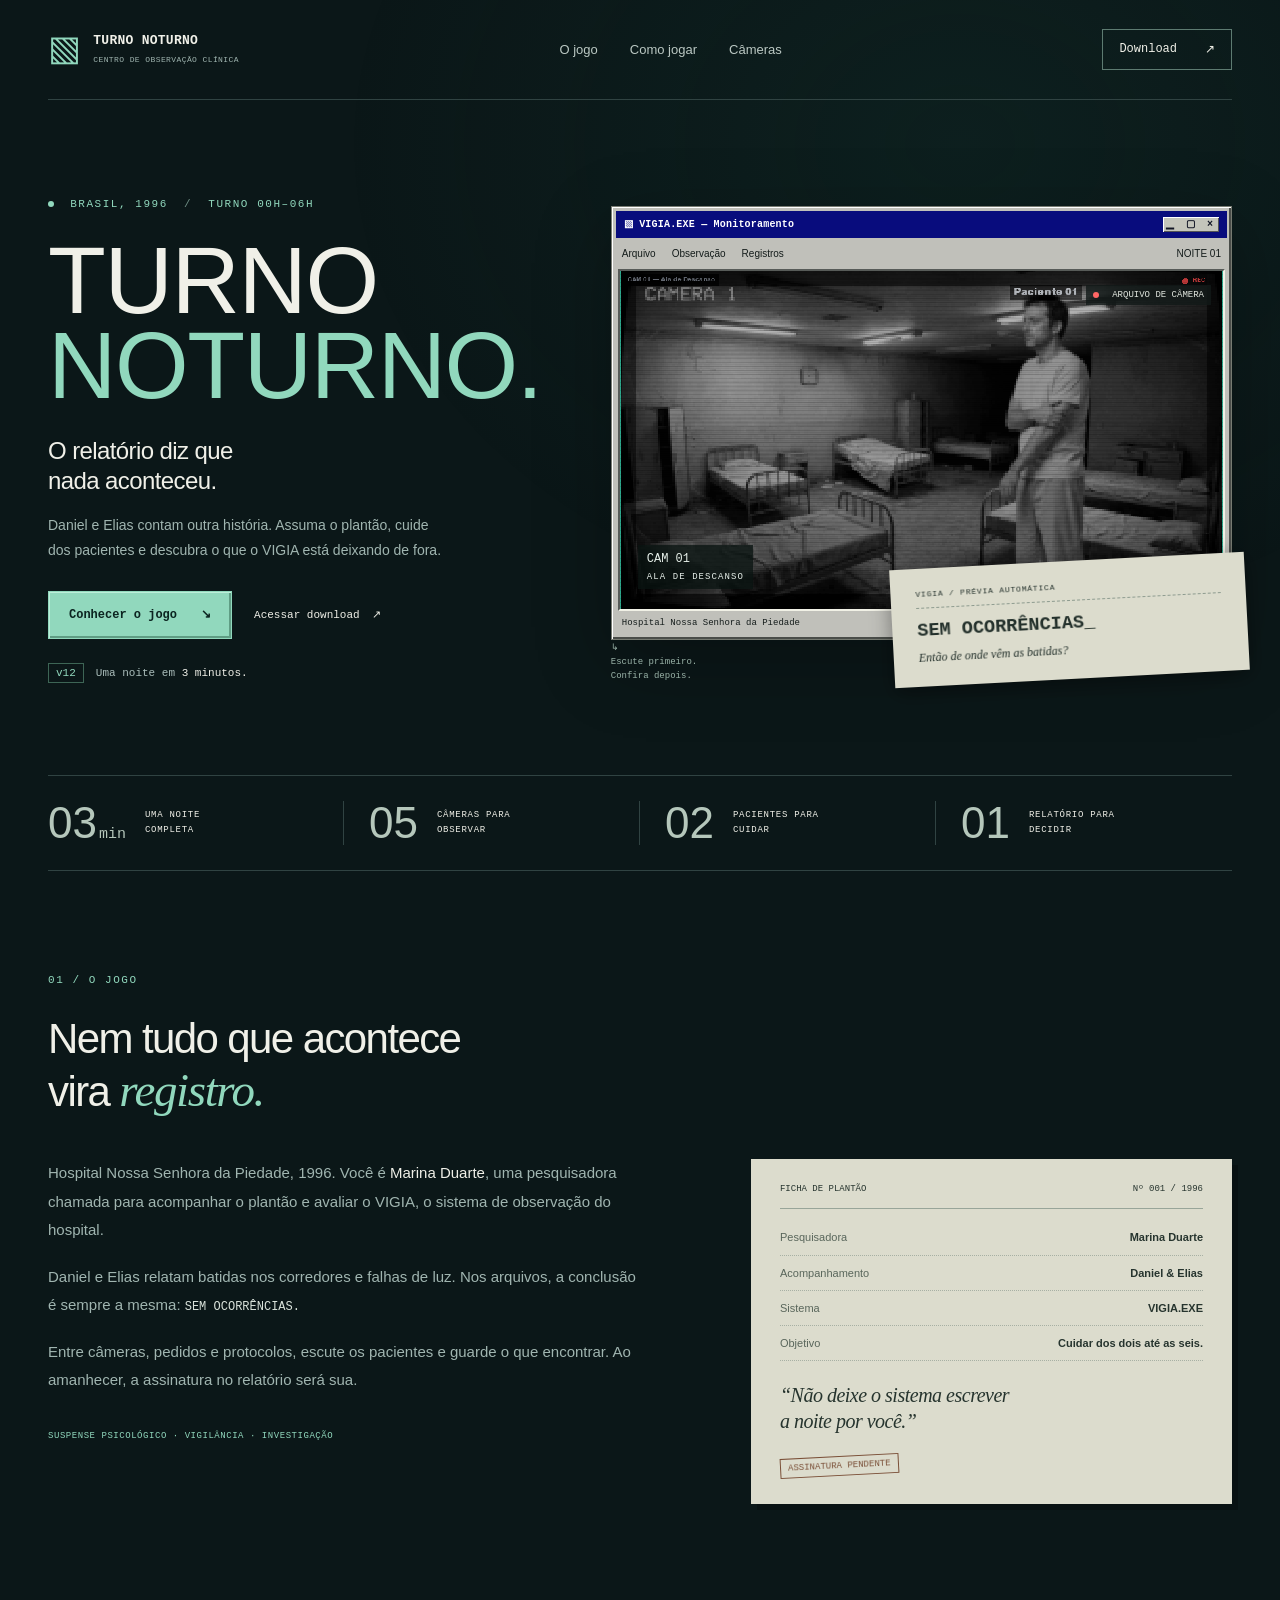
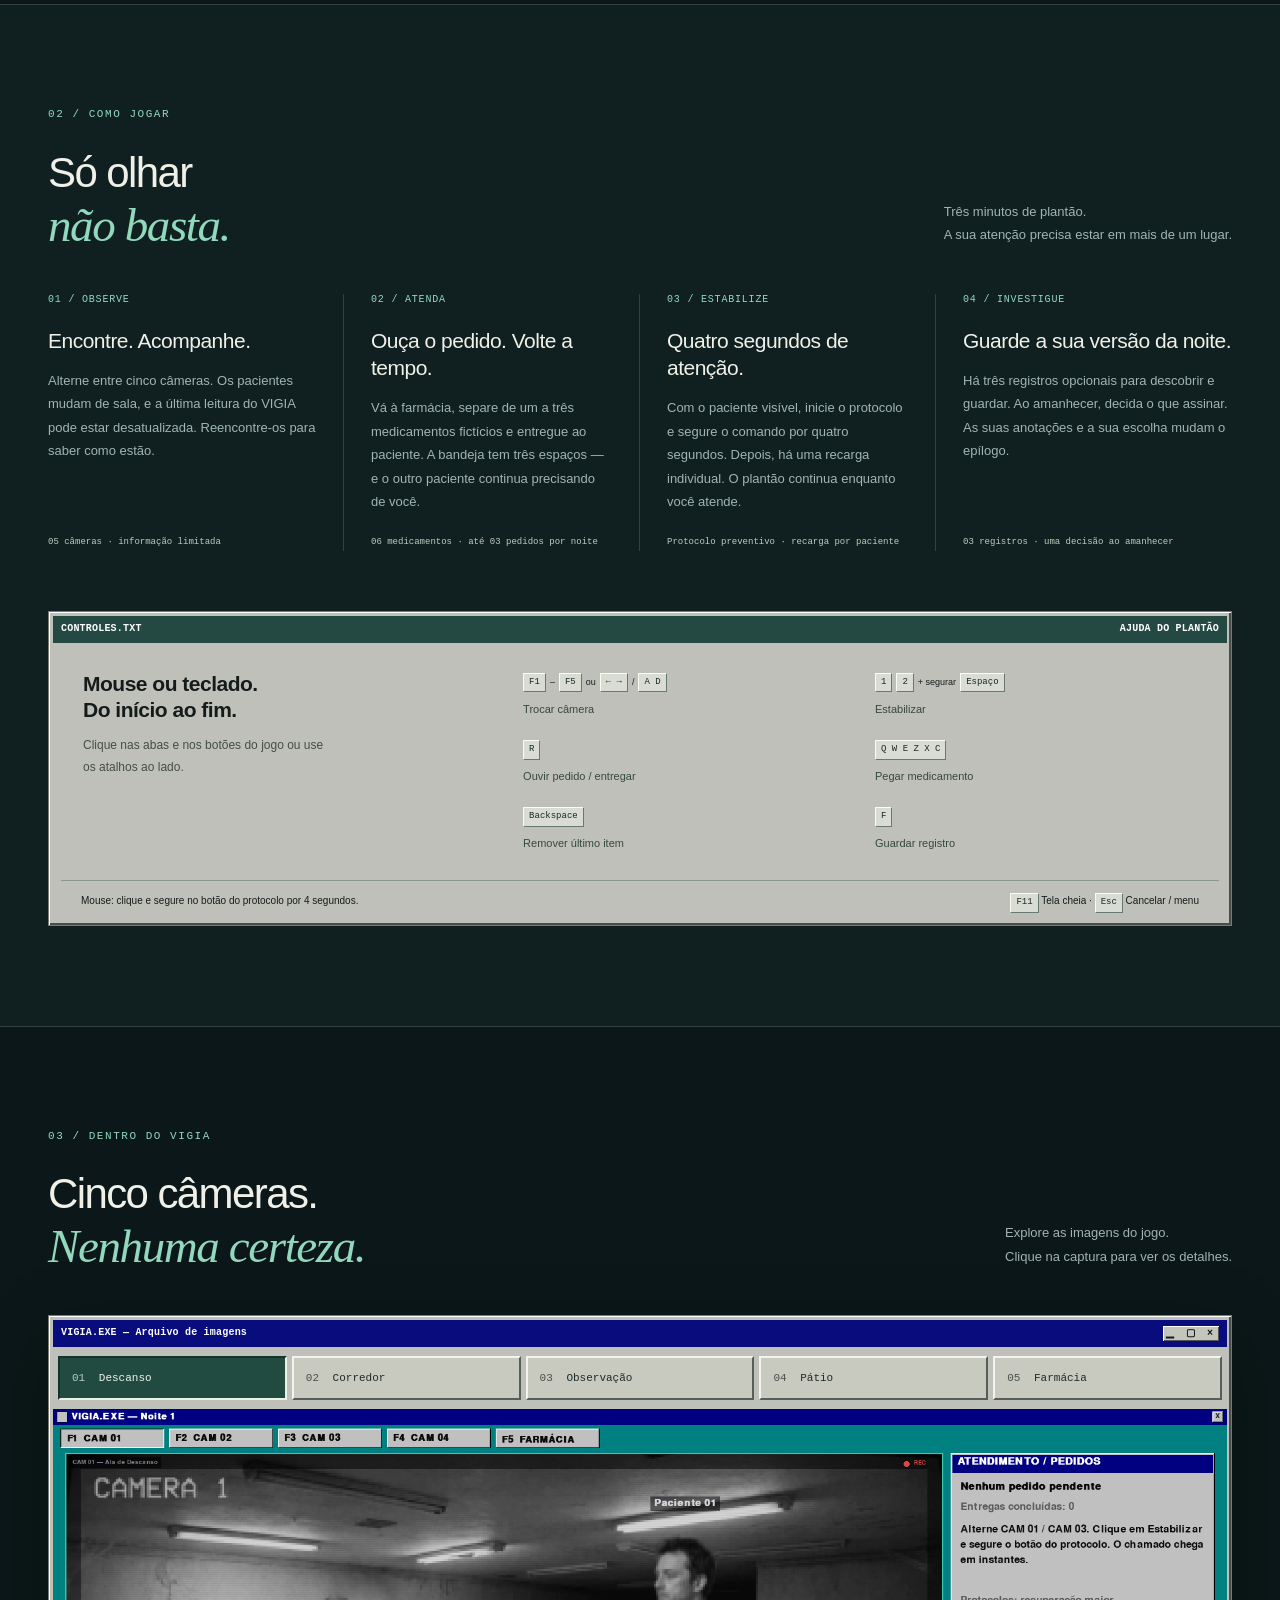
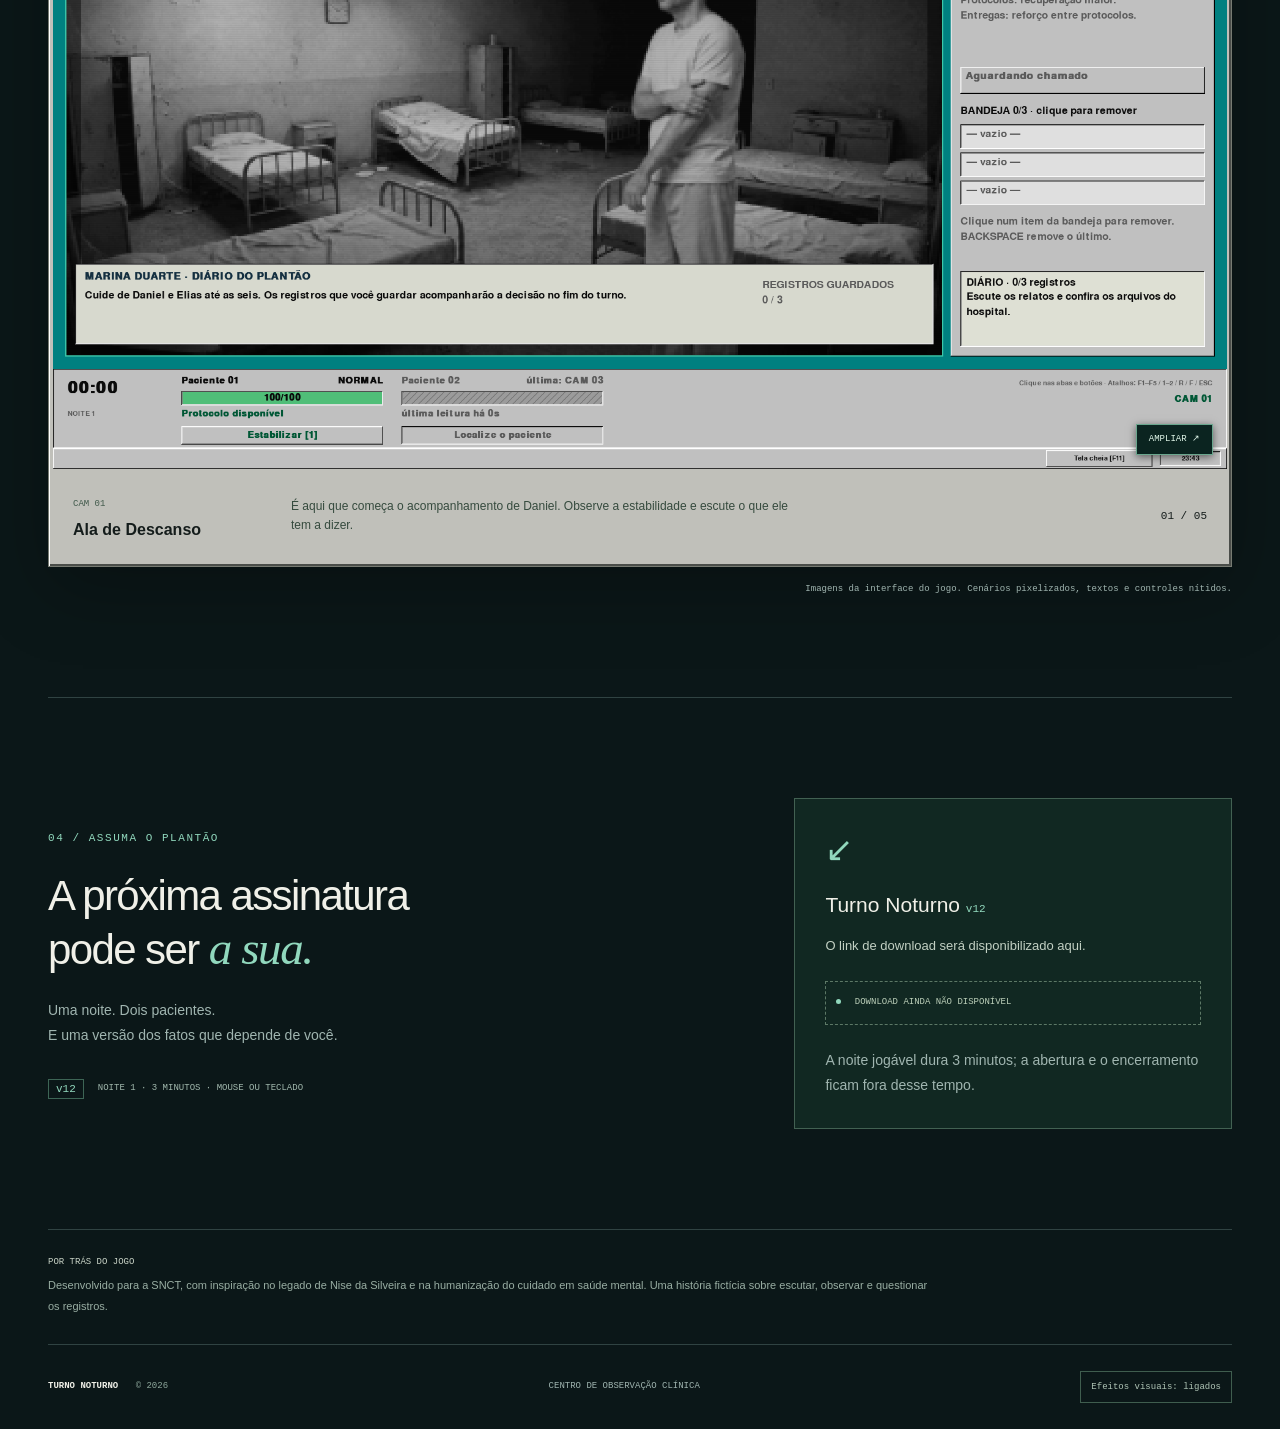
<file: turno-noturno-site-4.0/index.html>
<!doctype html>
<html lang="pt-BR">
<head>
  <meta charset="utf-8">
  <meta name="viewport" content="width=device-width, initial-scale=1">
  <meta name="theme-color" content="#0b1718">
  <title>Turno Noturno — Uma noite em 3 minutos</title>
  <meta name="description" content="1996. Você é Marina Duarte. Cuide de dois pacientes, investigue os registros do VIGIA e decida o que ficará no relatório. Conheça Turno Noturno v12.">
  <meta property="og:title" content="Turno Noturno — Uma noite em 3 minutos">
  <meta property="og:description" content="Os pacientes contam uma história. O sistema registra outra. Um jogo de suspense, cuidado e investigação.">
  <meta property="og:type" content="website">
  <link rel="icon" href="assets/favicon.svg" type="image/svg+xml">
  <link rel="stylesheet" href="styles.css">
  <script src="config.js" defer></script>
  <script src="script.js" defer></script>
</head>
<body>
  <a class="skip-link" href="#conteudo">Pular para o conteúdo</a>
  <header class="site-header wrap">
    <a class="brand" href="#inicio" aria-label="Turno Noturno — início"><span class="brand-symbol" aria-hidden="true">▧</span><span>TURNO NOTURNO<small>CENTRO DE OBSERVAÇÃO CLÍNICA</small></span></a>
    <nav aria-label="Navegação principal"><a href="#historia">O jogo</a><a href="#plantao">Como jogar</a><a href="#cameras">Câmeras</a></nav>
    <a class="header-cta" href="#download">Download <span aria-hidden="true">↗</span></a>
  </header>
  <main id="conteudo">
    <section class="hero wrap" id="inicio" aria-labelledby="titulo">
      <div class="hero-copy">
        <p class="eyebrow"><span class="status-dot" aria-hidden="true"></span> BRASIL, 1996 <span class="slash">/</span> TURNO 00H–06H</p>
        <h1 id="titulo">TURNO<br><span>NOTURNO.</span></h1>
        <p class="hero-hook">O relatório diz que <br>nada aconteceu.</p>
        <p class="hero-description">Daniel e Elias contam outra história. Assuma o plantão, cuide dos pacientes e descubra o que o VIGIA está deixando de fora.</p>
        <div class="actions"><a class="button primary" href="#plantao">Conhecer o jogo <span aria-hidden="true">↘</span></a><a class="text-link" href="#download">Acessar download <span aria-hidden="true">↗</span></a></div>
        <div class="hero-meta"><span class="version" data-version>v12</span><span>Uma noite em <strong>3 minutos.</strong></span></div>
      </div>
      <div class="hero-visual">
        <div class="window hero-window">
          <div class="window-title"><span>▧ VIGIA.EXE — Monitoramento</span><span class="window-decoration" aria-hidden="true">▁ ▢ ×</span></div>
          <div class="window-menu"><span>Arquivo</span><span>Observação</span><span>Registros</span><span class="menu-right">NOITE 01</span></div>
          <div class="hero-feed"><img src="assets/vigia/feed-01.png" alt="Daniel na ala de descanso, visto pelo sinal em preto e branco e pixelizado do VIGIA" width="960" height="540" fetchpriority="high"><div class="feed-stamp"><span class="status-dot red" aria-hidden="true"></span> ARQUIVO DE CÂMERA</div><div class="feed-location">CAM 01 <span>ALA DE DESCANSO</span></div></div>
          <div class="window-status"><span>Hospital Nossa Senhora da Piedade</span><span>1996</span></div>
        </div>
        <div class="report-slip"><span class="paper-label">VIGIA / PRÉVIA AUTOMÁTICA</span><strong>SEM OCORRÊNCIAS_</strong><span class="paper-note">Então de onde vêm as batidas?</span></div>
        <p class="visual-note">↳<br>Escute primeiro.<br>Confira depois.</p>
      </div>
    </section>
    <div class="facts wrap" aria-label="Sobre a partida"><div><strong>03<span>min</span></strong><span>UMA NOITE COMPLETA</span></div><div><strong>05</strong><span>CÂMERAS PARA OBSERVAR</span></div><div><strong>02</strong><span>PACIENTES PARA CUIDAR</span></div><div><strong>01</strong><span>RELATÓRIO PARA DECIDIR</span></div></div>
    <section class="section wrap" id="historia" aria-labelledby="historia-titulo">
      <div class="section-intro"><p class="eyebrow">01 / O JOGO</p><h2 id="historia-titulo">Nem tudo que acontece<br>vira <em>registro.</em></h2></div>
      <div class="story-layout"><div class="story-copy"><p>Hospital Nossa Senhora da Piedade, 1996. Você é <strong>Marina Duarte</strong>, uma pesquisadora chamada para acompanhar o plantão e avaliar o VIGIA, o sistema de observação do hospital.</p><p>Daniel e Elias relatam batidas nos corredores e falhas de luz. Nos arquivos, a conclusão é sempre a mesma: <span class="inline-mono">SEM OCORRÊNCIAS.</span></p><p>Entre câmeras, pedidos e protocolos, escute os pacientes e guarde o que encontrar. Ao amanhecer, a assinatura no relatório será sua.</p><p class="genre-line">SUSPENSE PSICOLÓGICO · VIGILÂNCIA · INVESTIGAÇÃO</p></div>
        <aside class="dossier" aria-label="Ficha do plantão"><div class="dossier-top"><span>FICHA DE PLANTÃO</span><span>Nº 001 / 1996</span></div><dl><div><dt>Pesquisadora</dt><dd>Marina Duarte</dd></div><div><dt>Acompanhamento</dt><dd>Daniel & Elias</dd></div><div><dt>Sistema</dt><dd>VIGIA.EXE</dd></div><div><dt>Objetivo</dt><dd>Cuidar dos dois até as seis.</dd></div></dl><p class="dossier-note">“Não deixe o sistema escrever<br>a noite por você.”</p><span class="dossier-stamp">ASSINATURA PENDENTE</span></aside>
      </div>
    </section>
    <section class="gameplay-section section" id="plantao" aria-labelledby="plantao-titulo"><div class="wrap">
      <div class="section-heading"><div><p class="eyebrow">02 / COMO JOGAR</p><h2 id="plantao-titulo">Só olhar<br><em>não basta.</em></h2></div><p>Três minutos de plantão.<br>A sua atenção precisa estar em mais de um lugar.</p></div>
      <div class="mechanics">
        <article><span class="step">01 / OBSERVE</span><h3>Encontre. Acompanhe.</h3><p>Alterne entre cinco câmeras. Os pacientes mudam de sala, e a última leitura do VIGIA pode estar desatualizada. Reencontre-os para saber como estão.</p><span class="mechanic-detail">05 câmeras · informação limitada</span></article>
        <article><span class="step">02 / ATENDA</span><h3>Ouça o pedido. Volte a tempo.</h3><p>Vá à farmácia, separe de um a três medicamentos fictícios e entregue ao paciente. A bandeja tem três espaços — e o outro paciente continua precisando de você.</p><span class="mechanic-detail">06 medicamentos · até 03 pedidos por noite</span></article>
        <article><span class="step">03 / ESTABILIZE</span><h3>Quatro segundos de atenção.</h3><p>Com o paciente visível, inicie o protocolo e segure o comando por quatro segundos. Depois, há uma recarga individual. O plantão continua enquanto você atende.</p><span class="mechanic-detail">Protocolo preventivo · recarga por paciente</span></article>
        <article><span class="step">04 / INVESTIGUE</span><h3>Guarde a sua versão da noite.</h3><p>Há três registros opcionais para descobrir e guardar. Ao amanhecer, decida o que assinar. As suas anotações e a sua escolha mudam o epílogo.</p><span class="mechanic-detail">03 registros · uma decisão ao amanhecer</span></article>
      </div>
      <div class="controls window"><div class="window-title"><span>CONTROLES.TXT</span><span>AJUDA DO PLANTÃO</span></div><div class="controls-body"><div class="controls-intro"><h3>Mouse ou teclado.<br>Do início ao fim.</h3><p>Clique nas abas e nos botões do jogo ou use os atalhos ao lado.</p></div><dl class="key-list"><div><dt><kbd>F1</kbd>–<kbd>F5</kbd> ou <kbd>← →</kbd> / <kbd>A D</kbd></dt><dd>Trocar câmera</dd></div><div><dt><kbd>1</kbd><kbd>2</kbd> + segurar <kbd>Espaço</kbd></dt><dd>Estabilizar</dd></div><div><dt><kbd>R</kbd></dt><dd>Ouvir pedido / entregar</dd></div><div><dt><kbd>Q W E Z X C</kbd></dt><dd>Pegar medicamento</dd></div><div><dt><kbd>Backspace</kbd></dt><dd>Remover último item</dd></div><div><dt><kbd>F</kbd></dt><dd>Guardar registro</dd></div></dl></div><div class="controls-foot"><span>Mouse: clique e segure no botão do protocolo por 4 segundos.</span><span><kbd>F11</kbd> Tela cheia · <kbd>Esc</kbd> Cancelar / menu</span></div></div>
    </div></section>
    <section class="section wrap gallery-section" id="cameras" aria-labelledby="cameras-titulo">
      <div class="section-heading"><div><p class="eyebrow">03 / DENTRO DO VIGIA</p><h2 id="cameras-titulo">Cinco câmeras.<br><em>Nenhuma certeza.</em></h2></div><p>Explore as imagens do jogo.<br>Clique na captura para ver os detalhes.</p></div>
      <div class="camera-console window"><div class="window-title"><span>VIGIA.EXE — Arquivo de imagens</span><span class="window-decoration" aria-hidden="true">▁ ▢ ×</span></div>
        <div class="camera-tabs" role="tablist" aria-label="Capturas das cinco câmeras">
          <button type="button" id="tab-01" role="tab" aria-selected="true" aria-controls="camera-panel" data-camera="0"><span>01</span> Descanso</button>
          <button type="button" id="tab-02" role="tab" aria-selected="false" aria-controls="camera-panel" tabindex="-1" data-camera="1"><span>02</span> Corredor</button>
          <button type="button" id="tab-03" role="tab" aria-selected="false" aria-controls="camera-panel" tabindex="-1" data-camera="2"><span>03</span> Observação</button>
          <button type="button" id="tab-04" role="tab" aria-selected="false" aria-controls="camera-panel" tabindex="-1" data-camera="3"><span>04</span> Pátio</button>
          <button type="button" id="tab-05" role="tab" aria-selected="false" aria-controls="camera-panel" tabindex="-1" data-camera="4"><span>05</span> Farmácia</button>
        </div>
        <div id="camera-panel" role="tabpanel" aria-labelledby="tab-01" tabindex="0"><button class="capture-button" type="button" aria-label="Ampliar captura da Ala de Descanso" id="open-capture"><img id="camera-image" src="assets/vigia/cam-01.png" width="1920" height="1080" loading="lazy" alt="Interface do VIGIA com Daniel na Ala de Descanso, painel de atendimento e diário"><span class="expand-label">AMPLIAR ↗</span></button><div class="capture-caption"><div><span id="camera-code">CAM 01</span><h3 id="camera-name">Ala de Descanso</h3></div><p id="camera-description">É aqui que começa o acompanhamento de Daniel. Observe a estabilidade e escute o que ele tem a dizer.</p><span class="capture-counter" id="camera-counter">01 / 05</span></div></div>
      </div><p class="gallery-note">Imagens da interface do jogo. Cenários pixelizados, textos e controles nítidos.</p>
      <noscript><p>Outras capturas: <a href="assets/vigia/cam-02.png">Corredor</a> · <a href="assets/vigia/cam-03.png">Observação</a> · <a href="assets/vigia/cam-04.png">Pátio</a> · <a href="assets/vigia/cam-05.png">Farmácia</a>.</p></noscript>
    </section>
    <section class="download-section section wrap" id="download" aria-labelledby="download-titulo"><div><p class="eyebrow">04 / ASSUMA O PLANTÃO</p><h2 id="download-titulo">A próxima assinatura<br>pode ser <em>a sua.</em></h2><p>Uma noite. Dois pacientes.<br>E uma versão dos fatos que depende de você.</p><div class="release-meta"><span class="version" data-version>v12</span><span>NOITE 1 · 3 MINUTOS · MOUSE OU TECLADO</span></div></div><div class="download-box"><span class="download-icon" aria-hidden="true">↙</span><h3>Turno Noturno <span data-version>v12</span></h3><p id="download-status">O link de download será disponibilizado aqui.</p><a id="download-link" class="button primary" hidden>Baixar o jogo <span aria-hidden="true">↓</span></a><div class="availability" id="download-pending"><span class="status-dot" aria-hidden="true"></span> DOWNLOAD AINDA NÃO DISPONÍVEL</div><a id="repo-link" class="text-link" hidden>Ver projeto no GitHub ↗</a><p class="download-footnote">A noite jogável dura 3 minutos; a abertura e o encerramento ficam fora desse tempo.</p></div></section>
    <section class="project-note wrap" aria-label="Inspiração do projeto"><p><span>POR TRÁS DO JOGO</span> Desenvolvido para a SNCT, com inspiração no legado de Nise da Silveira e na humanização do cuidado em saúde mental. Uma história fictícia sobre escutar, observar e questionar os registros.</p></section>
  </main>
  <footer class="site-footer wrap"><a href="#inicio">TURNO NOTURNO <span>© 2026</span></a><span>CENTRO DE OBSERVAÇÃO CLÍNICA</span><button type="button" id="effects-toggle" aria-pressed="true">Efeitos visuais: ligados</button></footer>
  <dialog id="capture-dialog" aria-labelledby="dialog-title"><div class="dialog-top"><h2 id="dialog-title">CAM 01 — Ala de Descanso</h2><button type="button" id="close-dialog" autofocus aria-label="Fechar imagem ampliada">Fechar ×</button></div><img id="dialog-image" src="assets/vigia/cam-01.png" alt="Captura ampliada da Ala de Descanso" width="1920" height="1080"><div class="dialog-bottom"><button type="button" id="previous-camera">← Anterior</button><span id="dialog-counter">01 / 05</span><button type="button" id="next-camera">Próxima →</button></div></dialog>
</body>
</html>
</file>
<file: turno-noturno-site-4.0/styles.css>
/* Site 4.0 — identidade do VIGIA, sem dependências externas. */
:root {
  color-scheme:dark;
  --bg:#0b1718;
  --text:#f0f0e8;
  --muted:#a0b5b0;
  --accent:#91d8bd;
  --line:#304342;
  --mono:'Lucida Console','Courier New',monospace;
  --sans:Arial,Helvetica,sans-serif;
  --display:Impact,'Arial Narrow',sans-serif;
  --paper:#dcdccd;
  --blue:#080c7d;
}
* {
  box-sizing:border-box;
}
html {
  scroll-behavior:smooth;
  scroll-padding-top:30px;
}
body {
  margin:0;
  background:var(--bg);
  color:var(--text);
  font:16px/1.65 var(--sans);
}
body::before {
  content:'';
  position:fixed;
  inset:0;
  z-index:-1;
  pointer-events:none;
  background:radial-gradient(ellipse at 75% 16%,#143b343d,transparent 45%);
}
a {
  color:inherit;
  text-decoration:none;
}
button {
  font:inherit;
  cursor:pointer;
  color:inherit;
}
button,a {
  -webkit-tap-highlight-color:transparent;
}
img {
  display:block;
  max-width:100%;
}
h1,h2,h3,p {
  margin:0;
}
a:focus-visible,button:focus-visible,[tabindex]:focus-visible {
  outline:3px solid #f0bd73;
  outline-offset:5px;
}
[hidden] {
  display:none!important;
}
.wrap {
  width:min(1280px,calc(100% - 96px));
  margin-inline:auto;
}
.section {
  padding-block:100px;
}
.eyebrow {
  font:11px/1.7 var(--mono);
  letter-spacing:.14em;
  color:var(--accent);
  margin-bottom:25px;
}
.slash {
  color:#708f85;
  padding-inline:8px;
}
.status-dot {
  display:inline-block;
  width:6px;
  height:6px;
  border-radius:50%;
  background:var(--accent);
  margin-right:8px;
  vertical-align:middle;
}
.red {
  background:#ff6765;
}
.skip-link {
  position:fixed;
  z-index:100;
  top:12px;
  left:12px;
  background:var(--accent);
  color:var(--bg);
  padding:12px;
  transform:translateY(-150%);
}
.skip-link:focus {
  transform:none;
}
.site-header {
  height:100px;
  display:flex;
  align-items:center;
  justify-content:space-between;
  gap:20px;
  border-bottom:1px solid var(--line);
}
.brand {
  display:flex;
  align-items:center;
  gap:12px;
  font:700 13px/1.3 var(--mono);
  letter-spacing:.02em;
}
.brand-symbol {
  font:35px var(--mono);
  color:var(--accent);
}
.brand small {
  display:block;
  font-size:8px;
  font-weight:400;
  letter-spacing:.05em;
  margin-top:5px;
  color:var(--muted);
}
.site-header nav {
  display:flex;
  gap:32px;
  font-size:13px;
  color:#bbc8c3;
}
.site-header nav a:hover,.text-link:hover {
  color:var(--accent);
}
.header-cta {
  font:12px var(--mono);
  border:1px solid #5d7b71;
  padding:12px 16px;
  display:flex;
  gap:28px;
}
.header-cta:hover {
  background:#203b35;
}
.hero {
  display:grid;
  grid-template-columns:.94fr 1.15fr;
  gap:55px;
  padding-block:75px 72px;
  align-items:center;
  min-height:675px;
}
.hero h1 {
  font:clamp(76px,7.4vw,112px)/.89 var(--display);
  letter-spacing:-.015em;
}
.hero h1 span {
  color:var(--accent);
}
.hero-hook {
  font-size:24px;
  line-height:1.25;
  letter-spacing:-.6px;
  margin-top:29px;
}
.hero-description {
  font-size:14px;
  line-height:1.8;
  color:var(--muted);
  max-width:405px;
  margin-top:17px;
}
.actions {
  display:flex;
  align-items:center;
  gap:22px;
  flex-wrap:wrap;
  margin-top:28px;
}
.button {
  display:inline-flex;
  justify-content:center;
  align-items:center;
  gap:24px;
  min-height:48px;
  padding:12px 20px;
  font:700 12px/1.5 var(--mono);
  border:1px solid transparent;
}
.primary {
  background:var(--accent);
  color:#0b2420;
  box-shadow:inset 1px 1px #bcefd9,inset -2px -2px #5f9d84;
}
.primary:hover {
  background:#b0edcf;
}
.text-link {
  font:11px/1.5 var(--mono);
  display:inline-flex;
  gap:12px;
  align-items:center;
  padding-block:8px;
}
.hero-meta {
  display:flex;
  align-items:center;
  gap:12px;
  margin-top:24px;
  color:#aabdba;
  font:11px/1.5 var(--mono);
}
.hero-meta strong {
  font-weight:400;
  color:var(--text);
}
.version {
  display:inline-block;
  color:var(--accent);
  padding:3px 7px;
  border:1px solid #3d6555;
  font:11px var(--mono);
}
.hero-visual {
  position:relative;
  min-width:0;
  padding-bottom:44px;
  padding-top:12px;
}
.window {
  background:#c0c0ba;
  padding:4px;
  box-shadow:inset 1px 1px #fff,inset -2px -2px #4a4d49,0 22px 70px #0004;
  border:1px solid #777b72;
  color:#141c1b;
}
.window-title {
  display:flex;
  justify-content:space-between;
  align-items:center;
  gap:12px;
  min-height:27px;
  padding:5px 8px;
  background:var(--blue);
  color:#fff;
  font:700 10px/1.4 var(--mono);
  letter-spacing:.02em;
}
.window-decoration {
  white-space:nowrap;
  letter-spacing:3px;
  color:#121625;
  background:#c4c5bb;
  padding:0 3px;
  line-height:15px;
  box-shadow:inset 1px 1px #fff,inset -1px -1px #555;
}
.window-menu {
  display:flex;
  gap:16px;
  font:10px/1.5 var(--sans);
  padding:8px 6px;
}
.menu-right {
  margin-left:auto;
}
.hero-feed {
  margin:0 2px;
  aspect-ratio:1.48;
  position:relative;
  overflow:hidden;
  background:#060908;
  border:2px solid;
  border-color:#575b58 #f1f1e6 #f1f1e6 #575b58;
}
.hero-feed img {
  width:100%;
  height:100%;
  object-fit:cover;
  image-rendering:pixelated;
  filter:contrast(1.06) brightness(.82);
}
.hero-feed::after {
  content:'';
  position:absolute;
  inset:0;
  pointer-events:none;
  background:repeating-linear-gradient(transparent 0 3px,#0003 3px 4px);
  opacity:.55;
}
.feed-stamp {
  position:absolute;
  top:14px;
  right:12px;
  background:#121a18cc;
  padding:5px 7px;
  color:#e2e7df;
  font:9px var(--mono);
  z-index:1;
}
.feed-location {
  position:absolute;
  left:18px;
  bottom:20px;
  background:#091411bd;
  padding:7px 9px;
  color:#e6efe9;
  font:12px var(--mono);
  z-index:1;
}
.feed-location span {
  display:block;
  font-size:9px;
  margin-top:6px;
  letter-spacing:.12em;
}
.window-status {
  display:flex;
  justify-content:space-between;
  gap:10px;
  padding:7px 6px;
  font:9px var(--mono);
}
.report-slip {
  position:absolute;
  right:-15px;
  bottom:5px;
  transform:rotate(-3deg);
  padding:21px 25px;
  background:var(--paper);
  color:#23302b;
  box-shadow:0 5px 20px #0006;
  width:75%;
  max-width:355px;
  z-index:2;
}
.paper-label {
  display:block;
  font:8px var(--mono);
  letter-spacing:.1em;
  border-bottom:1px dashed #8c9a8e;
  padding-bottom:9px;
}
.report-slip strong {
  display:block;
  font:700 clamp(15px,1.45vw,21px) var(--mono);
  margin-block:12px 9px;
  white-space:nowrap;
}
.paper-note {
  display:block;
  font:italic 12px Georgia,serif;
}
.visual-note {
  position:absolute;
  left:0;
  bottom:0;
  font:9px/1.6 var(--mono);
  color:#9ab3a8;
  max-width:160px;
}
.facts {
  display:grid;
  grid-template-columns:repeat(4,1fr);
  border-block:1px solid var(--line);
  padding-block:25px;
}
.facts>div {
  display:flex;
  gap:19px;
  align-items:center;
  padding-inline:25px;
  border-right:1px solid var(--line);
}
.facts>div:first-child {
  padding-left:0;
}
.facts>div:last-child {
  border:0;
}
.facts strong {
  font:44px/1 var(--display);
  color:#b5c7bb;
  white-space:nowrap;
}
.facts strong span {
  font:15px var(--mono);
  margin-left:2px;
}
.facts>div>span {
  font:9px/1.65 var(--mono);
  letter-spacing:.08em;
  max-width:110px;
}
h2 {
  font:500 42px/1.16 var(--sans);
  letter-spacing:-1.6px;
}
h2 em {
  font:italic 1.12em Georgia,serif;
  color:var(--accent);
  letter-spacing:-1.4px;
}
.section-intro {
  margin-bottom:42px;
}
.story-layout {
  display:grid;
  grid-template-columns:1.1fr .9fr;
  gap:115px;
}
.story-copy {
  font-size:15px;
  color:var(--muted);
  line-height:1.9;
}
.story-copy p+p {
  margin-top:18px;
}
.story-copy strong {
  font-weight:400;
  color:var(--text);
}
.inline-mono {
  font:12px var(--mono);
  color:#d9e2da;
}
.genre-line {
  font:9px/1.8 var(--mono);
  letter-spacing:.06em;
  color:var(--accent);
  padding-top:15px;
}
.dossier {
  align-self:start;
  background:var(--paper);
  color:#26342e;
  padding:25px 29px 28px;
  box-shadow:6px 6px #050c0c70;
}
.dossier-top {
  font:9px var(--mono);
  display:flex;
  justify-content:space-between;
  gap:12px;
  padding-bottom:14px;
  border-bottom:1px solid #98a599;
}
.dossier dl {
  margin:11px 0 21px;
}
.dossier dl>div {
  display:flex;
  justify-content:space-between;
  gap:14px;
  border-bottom:1px dotted #a7b0a4;
  padding-block:8px;
  font-size:11px;
}
.dossier dt {
  color:#59665b;
}
.dossier dd {
  margin:0;
  text-align:right;
  font-weight:700;
}
.dossier-note {
  font:italic 20px/1.3 Georgia,serif;
  letter-spacing:-.5px;
}
.dossier-stamp {
  display:inline-block;
  border:1px solid #7a4f37;
  color:#7a4f37;
  font:9px var(--mono);
  padding:4px 7px;
  transform:rotate(-3deg);
  margin-top:22px;
}
.gameplay-section {
  background:#102020;
  border-block:1px solid var(--line);
}
.section-heading {
  display:flex;
  align-items:flex-end;
  justify-content:space-between;
  gap:30px;
  margin-bottom:42px;
}
.section-heading>p {
  font-size:13px;
  line-height:1.8;
  color:var(--muted);
  max-width:320px;
  padding-bottom:5px;
}
.mechanics {
  display:grid;
  grid-template-columns:repeat(4,1fr);
  margin-bottom:60px;
}
.mechanics article {
  padding:0 27px;
  border-right:1px solid var(--line);
  display:flex;
  flex-direction:column;
}
.mechanics article:first-child {
  padding-left:0;
}
.mechanics article:last-child {
  padding-right:0;
  border:0;
}
.step {
  font:10px var(--mono);
  letter-spacing:.08em;
  color:var(--accent);
}
.mechanics h3 {
  font-size:21px;
  line-height:1.3;
  letter-spacing:-.5px;
  font-weight:500;
  margin-block:22px 15px;
}
.mechanics p {
  font-size:13px;
  line-height:1.8;
  color:var(--muted);
  margin-bottom:22px;
}
.mechanic-detail {
  font:9px/1.7 var(--mono);
  color:#c0ccbe;
  margin-top:auto;
}
.controls {
  box-shadow:inset 1px 1px #fff,inset -2px -2px #4a4d49;
}
.controls .window-title {
  background:#244943;
}
.controls-body {
  display:grid;
  grid-template-columns:.8fr 1.4fr;
  gap:55px;
  padding:28px 30px;
}
.controls h3 {
  font-size:21px;
  line-height:1.25;
  letter-spacing:-.5px;
  font-weight:600;
}
.controls-intro p {
  font-size:12px;
  line-height:1.8;
  margin-top:12px;
  max-width:250px;
  color:#414e48;
}
.key-list {
  display:grid;
  grid-template-columns:1fr 1fr;
  gap:20px 30px;
  margin:0;
  font-size:10px;
}
.key-list dt {
  display:flex;
  gap:4px;
  align-items:center;
  flex-wrap:wrap;
  min-height:24px;
  font-size:9px;
}
.key-list dd {
  margin:5px 0 0;
  font-size:11px;
  color:#34493e;
}
kbd {
  font:9px/1.5 var(--mono);
  display:inline-block;
  background:#d9dcd3;
  color:#152822;
  border:1px solid;
  border-color:#fafcef #687a6d #687a6d #fafcef;
  padding:2px 5px;
  white-space:nowrap;
}
.controls-foot {
  display:flex;
  justify-content:space-between;
  gap:18px;
  border-top:1px solid #8a968e;
  margin:0 8px;
  padding:12px 20px 8px;
  font-size:10px;
  line-height:1.6;
}
.camera-tabs {
  display:grid;
  grid-template-columns:repeat(5,1fr);
  gap:5px;
  padding:9px 5px;
}
.camera-tabs button {
  border:2px solid;
  border-color:#f3f4ed #565e59 #565e59 #f3f4ed;
  background:#c8c9bf;
  color:#1f2b28;
  min-height:44px;
  text-align:left;
  padding:7px 12px;
  font:11px/1.3 var(--mono);
}
.camera-tabs button span {
  margin-right:7px;
  opacity:.75;
}
.camera-tabs button:hover {
  background:#dce4d7;
}
.camera-tabs button[aria-selected=true] {
  background:#214b41;
  color:#f0f4e9;
  border-color:#14332b #e9f2e5 #e9f2e5 #14332b;
}
.capture-button {
  display:block;
  position:relative;
  padding:0;
  border:0;
  background:#111;
  width:100%;
  overflow:hidden;
}
.capture-button img {
  width:100%;
  height:auto;
  aspect-ratio:16/9;
  object-fit:contain;
}
.expand-label {
  position:absolute;
  right:14px;
  bottom:14px;
  background:#0b2420;
  color:#e1f7e9;
  padding:8px 12px;
  font:9px/1.5 var(--mono);
  border:1px solid #6aa78e;
  box-shadow:0 2px 8px #0008;
}
.capture-button:hover .expand-label {
  background:#276453;
}
.capture-caption {
  display:flex;
  align-items:center;
  gap:28px;
  padding:19px 20px;
}
.capture-caption>div {
  min-width:190px;
}
.capture-caption>div>span {
  font:9px var(--mono);
  color:#40594b;
}
.capture-caption h3 {
  font-size:16px;
  font-weight:600;
  margin-top:2px;
}
.capture-caption p {
  font-size:12px;
  line-height:1.6;
  color:#354a3e;
  max-width:520px;
}
.capture-counter {
  font:11px var(--mono);
  white-space:nowrap;
  margin-left:auto;
}
.gallery-note {
  font:9px/1.8 var(--mono);
  color:var(--muted);
  margin-top:14px;
  text-align:right;
}
.download-section {
  border-top:1px solid var(--line);
  display:grid;
  grid-template-columns:1.2fr .8fr;
  gap:90px;
  align-items:center;
}
.download-section>div>p:not(.eyebrow) {
  font-size:14px;
  line-height:1.8;
  color:var(--muted);
  margin-top:23px;
}
.release-meta {
  display:flex;
  align-items:center;
  gap:14px;
  margin-top:30px;
  font:9px/1.7 var(--mono);
  color:#a2b9ae;
}
.download-box {
  border:1px solid #426152;
  background:#112822;
  padding:30px;
}
.download-icon {
  font:34px var(--mono);
  color:var(--accent);
}
.download-box h3 {
  font-size:21px;
  font-weight:500;
  margin-top:17px;
}
.download-box h3 span {
  font:11px var(--mono);
  color:var(--accent);
}
.download-box #download-status {
  font-size:13px;
  margin-top:11px;
  color:#c2d0c3;
}
.download-box .button {
  width:100%;
  margin-top:20px;
}
.availability {
  font:9px/1.7 var(--mono);
  border:1px dashed #5c7866;
  padding:13px 10px;
  margin-top:24px;
  color:#bdd0ba;
}
.availability .status-dot {
  width:5px;
  height:5px;
}
.download-box .text-link {
  margin-top:15px;
  color:var(--accent);
}
.download-box .download-footnote {
  font:10px/1.8 var(--sans);
  margin-top:20px;
  color:#a7bcb0;
}
.project-note {
  border-top:1px solid var(--line);
  padding-block:27px;
}
.project-note p {
  font-size:11px;
  line-height:1.9;
  color:#99aea3;
  max-width:880px;
}
.project-note span {
  display:block;
  font:9px var(--mono);
  color:#cbd5c8;
  margin-bottom:8px;
}
.site-footer {
  padding-block:26px;
  border-top:1px solid var(--line);
  display:flex;
  justify-content:space-between;
  align-items:center;
  gap:20px;
  font:9px/1.5 var(--mono);
  color:var(--muted);
}
.site-footer>a {
  color:var(--text);
  font-weight:700;
}
.site-footer>a span {
  font-weight:400;
  margin-left:12px;
  color:#8ea89c;
}
.site-footer button {
  font:9px var(--mono);
  border:1px solid #3f5d4e;
  background:transparent;
  padding:10px;
  color:#b0c5b6;
}
.site-footer button:hover {
  background:#203a31;
}
dialog {
  width:min(1400px,calc(100% - 32px));
  max-height:calc(100dvh - 32px);
  padding:0;
  border:1px solid #88ab99;
  background:#102821;
  color:#e1ebde;
  overflow:auto;
  box-shadow:0 20px 100px #000b;
}
dialog::backdrop {
  background:#020c0ce8;
  backdrop-filter:blur(6px);
}
.dialog-top,.dialog-bottom {
  display:flex;
  align-items:center;
  justify-content:space-between;
  gap:16px;
  padding:12px 16px;
}
.dialog-top {
  position:sticky;
  top:0;
  background:#102821;
  z-index:2;
}
.dialog-top h2 {
  font:12px/1.5 var(--mono);
  letter-spacing:0;
}
.dialog-top button,.dialog-bottom button {
  font:11px/1.5 var(--mono);
  background:#b8d5bd;
  color:#173629;
  border:1px solid #8baa93;
  padding:10px 14px;
}
.dialog-bottom span {
  font:10px var(--mono);
}
#dialog-image {
  width:100%;
  height:auto;
  max-height:calc(100dvh - 175px);
  object-fit:contain;
  background:#000;
}
.modal-open {
  overflow:hidden;
}
@media(prefers-reduced-motion:no-preference) {
  .hero-window {
    animation:arrive .6s ease-out both;
  }
  .hero-feed::after {
    animation:monitor 8s linear infinite;
  }
  .button,.text-link,.header-cta {
    transition:background .15s,color .15s;
  }
  @keyframes arrive {
    from {
      opacity:0;
      transform:translateY(10px);
    }
    to {
      opacity:1;
      transform:none;
    }
  }
  @keyframes monitor {
    0%,90%,100% {
      opacity:.5;
    }
    94% {
      opacity:.25;
    }
    96% {
      opacity:.6;
    }
  }
}
.effects-off .hero-feed::after {
  display:none;
}
.effects-off {
  scroll-behavior:auto;
}
.effects-off * {
  animation:none!important;
  transition:none!important;
}
@media(prefers-reduced-motion:reduce) {
  html {
    scroll-behavior:auto;
  }
  *,*::before,*::after {
    animation:none!important;
    transition:none!important;
  }
}
@media(max-width:1100px) {
  .wrap {
    width:calc(100% - 64px);
  }
  .hero {
    gap:30px;
    grid-template-columns:1fr 1fr;
  }
  .hero h1 {
    font-size:82px;
  }
  .hero .eyebrow {
    font-size:9px;
  }
  .hero-hook {
    font-size:22px;
  }
  .hero-description {
    font-size:13px;
  }
  .report-slip {
    right:-8px;
    width:80%;
    padding:18px;
  }
  .report-slip strong {
    font-size:16px;
  }
  .visual-note {
    font-size:8px;
    max-width:110px;
  }
  .facts>div {
    gap:12px;
    padding-inline:18px;
  }
  .facts strong {
    font-size:37px;
  }
  .facts>div>span {
    font-size:8px;
  }
  .story-layout {
    gap:60px;
  }
  .mechanics {
    grid-template-columns:1fr 1fr;
    gap:32px;
  }
  .mechanics article,.mechanics article:last-child {
    padding:0 22px 25px 0;
    border:0;
    border-bottom:1px solid var(--line);
  }
  .mechanics h3 {
    margin-top:15px;
  }
  .controls-body {
    gap:25px;
  }
  .key-list {
    gap:18px;
  }
  .download-section {
    gap:40px;
  }
  .camera-tabs button {
    padding:8px;
    font-size:10px;
  }
  .camera-tabs button span {
    margin-right:2px;
  }
  .capture-caption {
    gap:20px;
  }
}
@media(max-width:800px) {
  .site-header nav {
    gap:17px;
  }
  .brand {
    font-size:11px;
  }
  .brand small {
    font-size:7px;
  }
  .hero {
    grid-template-columns:1fr;
    padding-block:50px 60px;
    gap:36px;
  }
  .hero-copy {
    max-width:600px;
  }
  .hero h1 {
    font-size:100px;
  }
  .hero-hook br {
    display:none;
  }
  .hero-description {
    max-width:490px;
    font-size:14px;
  }
  .hero-visual {
    max-width:640px;
    width:100%;
    justify-self:center;
    padding-bottom:50px;
  }
  .hero-feed {
    aspect-ratio:1.78;
  }
  .report-slip {
    width:65%;
    max-width:355px;
  }
  .visual-note {
    max-width:200px;
    font-size:9px;
    bottom:0;
  }
  .facts {
    grid-template-columns:1fr 1fr;
    row-gap:24px;
  }
  .facts>div:nth-child(2) {
    border:0;
  }
  .facts>div:nth-child(3) {
    padding-left:0;
  }
  .facts>div {
    gap:18px;
  }
  .facts>div>span {
    max-width:none;
    font-size:9px;
  }
  .section {
    padding-block:70px;
  }
  .story-layout {
    gap:30px;
    grid-template-columns:1fr 1fr;
  }
  .dossier {
    padding:22px 20px;
  }
  .dossier-top {
    font-size:8px;
  }
  .dossier dl>div {
    display:block;
  }
  .dossier dd {
    text-align:left;
    margin-top:3px;
  }
  .section-heading {
    align-items:flex-start;
  }
  .section-heading>p {
    max-width:220px;
    padding-top:45px;
  }
  .controls-body {
    grid-template-columns:1fr;
    gap:24px;
  }
  .controls-intro {
    display:flex;
    justify-content:space-between;
    gap:30px;
  }
  .controls-intro p {
    margin:0;
  }
  .controls-foot {
    flex-wrap:wrap;
  }
  .download-section {
    gap:35px;
    grid-template-columns:1fr;
  }
  .download-box {
    max-width:520px;
    width:100%;
  }
  .capture-caption {
    align-items:flex-start;
  }
  .capture-caption>div {
    min-width:145px;
  }
  .capture-caption p {
    font-size:11px;
  }
  .capture-counter {
    display:none;
  }
  .site-footer>span {
    display:none;
  }
}
@media(max-width:560px) {
  .wrap {
    width:calc(100% - 36px);
  }
  .site-header {
    height:auto;
    min-height:100px;
    padding-block:20px 12px;
    flex-wrap:wrap;
    gap:18px;
  }
  .brand {
    gap:8px;
  }
  .brand-symbol {
    font-size:28px;
  }
  .site-header nav {
    order:3;
    width:100%;
    border-top:1px solid #304342;
    padding-top:12px;
    justify-content:space-between;
    font-size:12px;
  }
  .header-cta {
    font-size:10px;
    padding:10px;
    gap:12px;
  }
  .hero {
    padding-top:40px;
    gap:30px;
  }
  .hero h1 {
    font-size:clamp(70px,20vw,100px);
  }
  .hero .eyebrow {
    font-size:9px;
    margin-bottom:23px;
    letter-spacing:.05em;
  }
  .hero-hook {
    font-size:23px;
    max-width:280px;
    margin-top:24px;
  }
  .hero-description {
    font-size:13px;
  }
  .actions {
    gap:17px;
  }
  .button {
    padding-inline:15px;
    gap:15px;
    font-size:10px;
    min-height:46px;
  }
  .text-link {
    font-size:10px;
  }
  .hero-meta {
    font-size:10px;
  }
  .hero-visual {
    padding-top:5px;
    padding-bottom:54px;
  }
  .window-title {
    font-size:8px;
    min-height:24px;
    padding-inline:5px;
  }
  .window-menu {
    gap:13px;
    font-size:9px;
  }
  .feed-stamp {
    font-size:7px;
    top:7px;
    right:7px;
  }
  .hero-feed {
    aspect-ratio:1.5;
  }
  .feed-location {
    font-size:10px;
    left:8px;
    bottom:13px;
  }
  .feed-location span {
    font-size:7px;
  }
  .window-status {
    font-size:7px;
    gap:3px;
    padding-inline:3px;
  }
  .report-slip {
    width:75%;
    padding:16px 14px;
    bottom:0;
    right:0;
  }
  .paper-label {
    font-size:7px;
  }
  .report-slip strong {
    font-size:14px;
  }
  .paper-note {
    font-size:10px;
  }
  .visual-note {
    font-size:7px;
    width:22%;
    bottom:1px;
    line-height:1.6;
  }
  .facts {
    padding-block:24px;
    row-gap:28px;
  }
  .facts>div {
    padding-inline:16px;
    gap:12px;
  }
  .facts strong {
    font-size:34px;
  }
  .facts strong span {
    font-size:11px;
  }
  .facts>div>span {
    font-size:7px;
    max-width:80px;
  }
  .section {
    padding-block:58px;
  }
  h2 {
    font-size:33px;
    letter-spacing:-1.2px;
  }
  .eyebrow {
    font-size:9px;
    margin-bottom:20px;
  }
  .section-intro {
    margin-bottom:27px;
  }
  .story-layout {
    grid-template-columns:1fr;
    gap:30px;
  }
  .story-copy {
    font-size:14px;
  }
  .genre-line {
    font-size:8px;
  }
  .dossier {
    padding:22px;
  }
  .dossier dl>div {
    display:flex;
    font-size:11px;
  }
  .dossier dd {
    text-align:right;
    margin:0;
  }
  .dossier-note {
    font-size:22px;
  }
  .section-heading {
    display:block;
    margin-bottom:30px;
  }
  .section-heading>p {
    padding-top:18px;
    max-width:none;
    font-size:12px;
  }
  .mechanics {
    grid-template-columns:1fr;
    gap:26px;
    margin-bottom:34px;
  }
  .mechanics article,.mechanics article:first-child,.mechanics article:last-child {
    padding:0 0 24px;
  }
  .mechanics h3 {
    font-size:23px;
    margin-block:13px 10px;
  }
  .mechanics p {
    font-size:13px;
    margin-bottom:15px;
  }
  .controls-body {
    padding:23px 17px;
  }
  .controls-intro {
    display:block;
  }
  .controls-intro p {
    margin-top:12px;
    max-width:none;
  }
  .key-list {
    grid-template-columns:1fr;
    gap:14px;
  }
  .key-list>div {
    display:grid;
    grid-template-columns:1.1fr 1fr;
    gap:14px;
    align-items:center;
  }
  .key-list dd {
    margin:0;
    font-size:10px;
  }
  .key-list dt,.key-list kbd {
    font-size:8px;
  }
  .controls-foot {
    padding:10px;
    font-size:10px;
  }
  .camera-tabs {
    gap:3px;
    padding-inline:0;
  }
  .camera-tabs button {
    font-size:8px;
    min-height:52px;
    text-align:center;
    padding:4px 1px;
  }
  .camera-tabs button span {
    display:block;
    font-size:11px;
    margin:0 0 3px;
  }
  .capture-caption {
    padding:14px 11px;
    display:block;
  }
  .capture-caption h3 {
    font-size:17px;
  }
  .capture-caption p {
    margin-top:8px;
    font-size:11px;
  }
  .expand-label {
    right:6px;
    bottom:6px;
    padding:5px 7px;
    font-size:7px;
  }
  .gallery-note {
    text-align:left;
    font-size:8px;
  }
  .download-box {
    padding:24px;
  }
  .release-meta {
    gap:10px;
    font-size:8px;
  }
  .download-box .availability {
    font-size:8px;
  }
  .project-note {
    padding-block:22px;
  }
  .site-footer {
    gap:14px;
    flex-wrap:wrap;
    font-size:8px;
  }
  .site-footer button {
    font-size:8px;
  }
  .dialog-top {
    gap:8px;
    padding:10px;
  }
  .dialog-top h2 {
    font-size:9px;
  }
  .dialog-top button,.dialog-bottom button {
    font-size:9px;
    padding:10px;
  }
  dialog {
    width:calc(100% - 16px);
  }
  .dialog-bottom {
    padding:10px;
  }
}
/* Preserve the full camera frame at every screen size. */
.hero-feed {
  aspect-ratio: 16 / 9;
}
@media (max-width: 380px) {
  .report-slip strong {
    font-size: 12px;
  }
}
</file>
